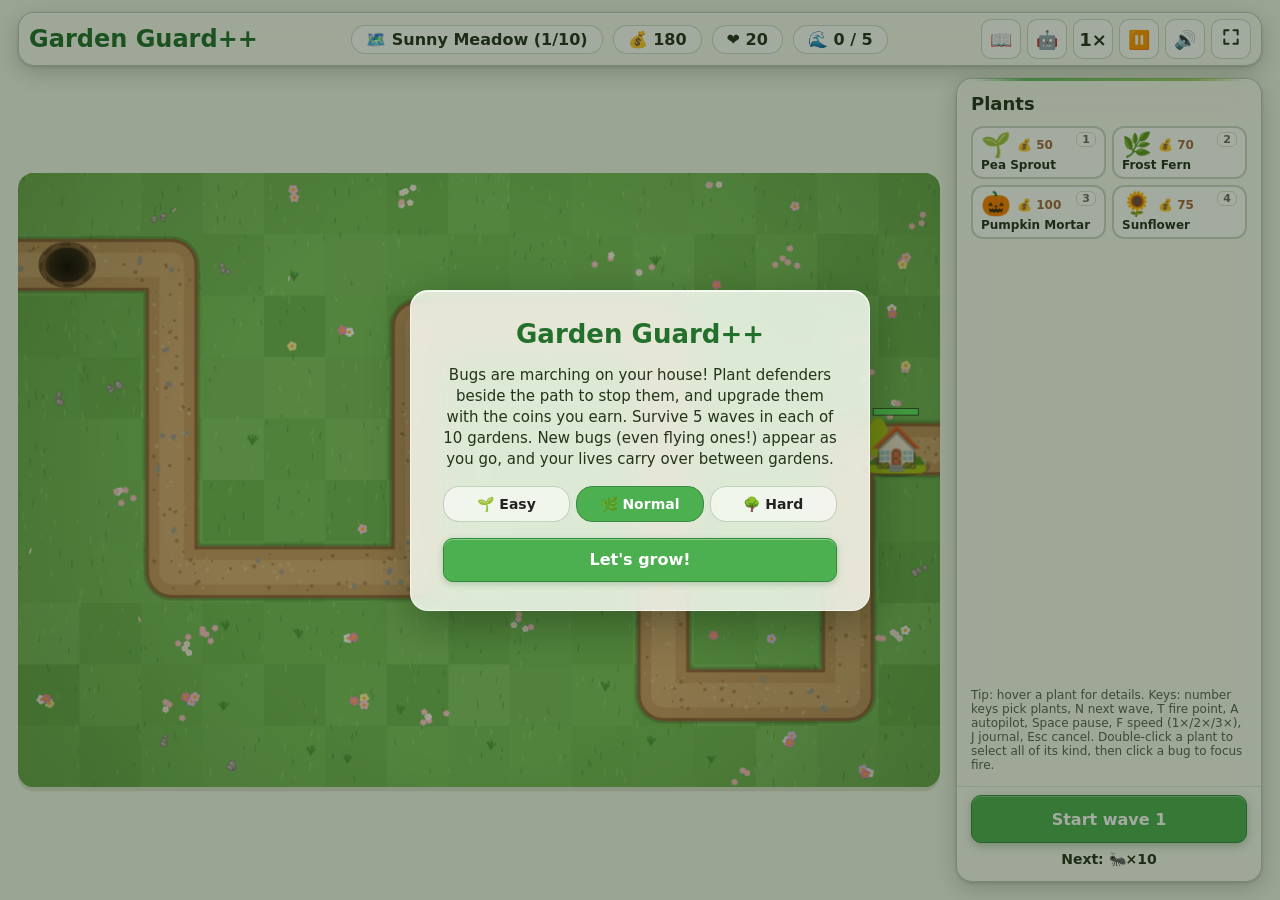
<file: web/index.html>
<!doctype html>
<html lang="en">
<head>
<meta charset="utf-8">
<meta name="viewport" content="width=device-width, initial-scale=1, maximum-scale=1, user-scalable=no, viewport-fit=cover">
<title>Garden Guard++</title>
<meta name="theme-color" content="#eef6e4">
<!-- iPhone: "Share > Add to Home Screen" opens it full screen, like an app -->
<meta name="apple-mobile-web-app-capable" content="yes">
<meta name="mobile-web-app-capable" content="yes">
<meta name="apple-mobile-web-app-status-bar-style" content="black-translucent">
<meta name="apple-mobile-web-app-title" content="Garden Guard">
<link rel="manifest" href="manifest.json">
<link rel="apple-touch-icon" href="icon-180.png">
<link rel="icon" href="icon-192.png">
<link rel="stylesheet" href="css/style.css">
<link rel="stylesheet" href="css/phone.css">
<link rel="stylesheet" href="css/portrait.css">
<link rel="stylesheet" href="css/immersive.css">
</head>
<body>
<!-- Immersive: the garden canvas fills the whole screen behind the panels. #boardWrap (below)
     is an empty placeholder that says where the board itself should fit (View.setSafeRect). -->
<canvas id="board"></canvas>
<div id="app">
  <header id="header">
    <div id="title">Garden Guard++</div>
    <div class="stats">
      <span class="stat" id="statMap" title="Campaign map"></span>
      <span class="stat" id="statCoins"></span>
      <span class="stat" id="statLives"></span>
      <span class="stat" id="statWave"></span>
    </div>
    <div class="icons">
      <button class="iconBtn" id="btnJournal" title="Garden Journal (J)">📖</button>
      <button class="iconBtn" id="btnAuto" title="Autopilot: the AI plays the whole campaign at 2× (A)">🤖</button>
      <button class="iconBtn" id="btnSpeed" title="Fast forward (F)">1×</button>
      <button class="iconBtn" id="btnPause" title="Pause (Space)">⏸</button>
      <button class="iconBtn" id="btnSound" title="Sound and music settings (M turns music on or off)" aria-haspopup="dialog" aria-expanded="false">🔊</button>
      <button class="iconBtn" id="btnFull" title="Full screen">⛶</button>
    </div>
  </header>

  <main id="play">
    <div id="boardWrap">
      <div id="toast" class="hidden"></div>
      <div id="pausedBanner" class="hidden">Paused</div>
      <button id="btnZoomReset" class="iconBtn hidden" title="Zoom out to the whole garden">🔍</button>
    </div>

    <aside id="side">
      <button id="sideToggle" class="iconBtn" title="Hide or show the panel">▸</button>
      <div id="sideBody">
        <div id="sideTitle">Plants</div>
        <div id="shop"></div>
        <div id="shopInfo" class="hidden"></div>

        <div id="towerPanel" class="hidden">
          <div class="tpHead">
            <span id="tpIcon"></span><span id="tpName"></span>
            <button class="iconBtn small" id="tpClose" title="Close (Esc)">✕</button>
          </div>
          <div id="tpLevel"></div>
          <table id="tpStats"></table>
          <div class="tpActions">
            <button id="tpUpgrade" class="primary">Upgrade</button>
            <button id="tpSell" class="danger">Sell</button>
          </div>
          <button id="tpAim" title="Ambush: pick a spot in range. The plant waits for bugs near there instead of shooting the first bug it sees, and hits 30% harder.">🎯 Set fire point (T)</button>
          <button id="tpCancelFocus" class="hidden">✕ Cancel focus</button>
        </div>

        <div class="spacer"></div>
        <div id="hint">Tip: hover a plant for details. Keys: number keys pick plants, N next wave, T fire point,
          A autopilot, Space pause, F speed (1×/2×/3×), J journal, Esc cancel. Double-click a plant to select
          all of its kind, then click a bug to focus fire.</div>
        <div id="touchHint">Tap a plant, then tap the garden to plant it. Double-tap a plant to select all
          of its kind, then tap a bug to focus fire. Pinch to zoom, drag to pan, long-press for info.</div>
      </div>
      <!-- Always visible (outside the scrolling part), so the wave button never scrolls away on phones -->
      <div id="sideFoot">
        <button id="startWave" class="primary big">Start wave 1</button>
        <div id="nextWave"></div>
      </div>
    </aside>
  </main>

  <!-- Overlays (cards) -->
  <div class="overlay hidden" id="ovIntro"><div class="card">
    <div class="cardTitle">Garden Guard++</div>
    <div class="cardText" id="introText"></div>
    <div id="difficultyHost"></div>
    <button class="primary big hidden" id="btnResume"></button>
    <button class="primary big" id="btnStart">Let's grow!</button>
    <button class="big hidden" id="btnContinue"></button>
    <button class="big hidden" id="btnChoose">🗺️ Choose map</button>
    <button class="big hidden" id="btnInstall">📲 Install as an app</button>
  </div></div>

  <div class="overlay hidden" id="ovMapSelect"><div class="card">
    <div class="cardTitle">Choose a garden</div>
    <div class="cardText">Start a fresh run with full lives at any garden you've reached.</div>
    <div id="mapList"></div>
    <button class="big" id="btnMapBack">Back</button>
  </div></div>

  <div class="overlay hidden" id="ovNext"><div class="card">
    <div class="cardTitle" id="nextTitle"></div>
    <div class="cardText" id="nextText"></div>
    <button class="primary big" id="btnNext"></button>
  </div></div>

  <div class="overlay hidden" id="ovBugs"><div class="card">
    <div class="cardTitle" id="bugsTitle"></div>
    <div class="cardText left" id="bugsText"></div>
    <button class="primary big" id="btnBugs">Got it, bring them on!</button>
  </div></div>

  <div class="overlay hidden" id="ovEnd"><div class="card">
    <div class="cardTitle" id="endTitle"></div>
    <div class="cardText" id="endText"></div>
    <button class="primary big" id="btnAgain">Play again</button>
  </div></div>

  <div class="overlay hidden" id="ovJournal"><div class="card wide">
    <div id="journalHost"></div>
    <button class="primary big" id="btnJournalClose">Close</button>
  </div></div>

  <div id="rotate"><div>📱↻</div><p>Turn your phone sideways to play</p></div>

  <div id="soundPanel" class="popover hidden" role="dialog" aria-label="Sound settings">
    <label class="prow"><input type="checkbox" id="chkMusic"> <span>Music</span></label>
    <label class="prow vol"><span>Music volume</span> <input type="range" id="rngMusic" min="0" max="100" step="5" aria-label="Music volume"></label>
    <label class="prow"><input type="checkbox" id="chkSfx"> <span>Sound effects</span></label>
  </div>
</div>

<script src="js/data.js"></script>
<script src="js/game.js"></script>
<script src="js/audio.js"></script>
<script src="js/music.js"></script>
<script src="js/view.js"></script>
<script src="js/renderer.js"></script>
<script src="js/autopilot.js"></script>
<script src="js/journal.js"></script>
<script src="js/difficulty.js"></script>
<script src="js/focusfire.js"></script>
<script src="js/ui.js"></script>
<script src="js/input.js"></script>
<script src="js/scenes.js"></script>
<script src="js/main.js"></script>
</body>
</html>
</file>
<file: web/css/style.css>
/* Garden Guard++ web. Colors match the Qt version's style sheet. */
:root {
  --bg: #eef6e4; --ink: #24331c; --green: #2f8a3a; --green2: #4caf50; --line: #d6e3c6;
  --soft: #f4f8ec; --muted: #64735a; --red: #e0533d; --gold: #ffc93c; --brown: #a0683c;
  --side-w: 306px;
}
* { box-sizing: border-box; -webkit-tap-highlight-color: transparent; }
html, body { margin: 0; height: 100%; background: var(--bg); color: var(--ink);
  font-family: system-ui, -apple-system, "Segoe UI", Roboto, "Noto Color Emoji", sans-serif;
  overscroll-behavior: none; }
body { overflow: hidden; touch-action: manipulation; -webkit-user-select: none; user-select: none; -webkit-touch-callout: none; }
.hidden { display: none !important; }

#app { position: fixed; inset: 0; display: flex; flex-direction: column; z-index: 1; pointer-events: none;
  padding: 12px 18px 18px; gap: 12px;
  padding-left: max(18px, env(safe-area-inset-left)); padding-right: max(18px, env(safe-area-inset-right)); }

/* Taps on empty parts of the layout fall through to the garden canvas; real controls take them. */
#header button, .stat, #side, #boardWrap > button, .overlay, #rotate { pointer-events: auto; }

/* Header */
#header { display: flex; align-items: center; gap: 10px; flex: none; }
#title { font-size: 24px; font-weight: 800; color: var(--green); white-space: nowrap; }
.stats { flex: 1; display: flex; justify-content: center; gap: 10px; flex-wrap: nowrap; min-width: 0; }
.stat { background: #fff; border: 1px solid var(--line); border-radius: 14px; padding: 4px 14px;
  font-size: 16px; font-weight: 700; white-space: nowrap; transition: background .15s, border-color .15s; }
.stat.low { color: var(--red); border-color: var(--red); }
.stat.bump { background: #fff3c4; border-color: var(--gold); }
.icons { display: flex; gap: 6px; flex: none; }

button { font: inherit; background: #fff; color: var(--ink); border: 1px solid var(--line);
  border-radius: 10px; padding: 6px 12px; font-weight: 600; cursor: pointer; touch-action: manipulation; }
button:hover:not(:disabled) { background: var(--soft); }
button:active:not(:disabled) { background: #e6efda; }
button:disabled { color: #a3ad99; background: #f3f6ee; cursor: default; }
button.primary { background: var(--green2); color: #fff; border-color: var(--green); }
button.primary:hover:not(:disabled) { background: #43a047; }
button.primary:disabled { background: #b5d8b6; color: #f4f8ec; border-color: #a3cba5; }
button.danger { background: var(--red); color: #fff; border-color: #b83a27; }
button.danger:hover:not(:disabled) { background: #cf4732; }
button.danger:disabled { background: #efb3a9; color: #fbeeeb; }
button.big { font-size: 16px; font-weight: 700; min-height: 44px; }
.iconBtn { font-size: 18px; width: 40px; height: 40px; padding: 0; flex: none; }
.iconBtn.small { width: 32px; height: 32px; font-size: 15px; }
.iconBtn.on { background: #fff3c4; border-color: var(--gold); }

/* Sound settings popover (music on/off and volume, sound effects on/off) */
.popover { position: fixed; z-index: 40; width: 230px; max-width: calc(100vw - 16px); background: #fff; border: 1px solid var(--line);
  border-radius: 14px; padding: 10px 14px; box-shadow: 0 8px 24px rgba(20, 32, 14, .22); }
.popover .prow { display: flex; align-items: center; gap: 10px; min-height: 40px; font-weight: 600; cursor: pointer; }
.popover .prow.vol { flex-direction: column; align-items: stretch; gap: 2px; min-height: 0; padding: 2px 0 6px; font-size: 13px; color: var(--muted); }
.popover input[type=checkbox] { width: 20px; height: 20px; accent-color: var(--green2); flex: none; }
.popover input[type=range] { width: 100%; height: 28px; accent-color: var(--green2); }

/* Board */
#play { flex: 1; display: flex; gap: 16px; min-height: 0; }
#boardWrap { flex: 1; position: relative; min-width: 0; min-height: 0; }
/* Immersive: the garden canvas fills the whole screen behind everything; #boardWrap is an empty
   placeholder that tells View where the board itself fits (main.js -> View.setSafeRect). */
#board { position: fixed; inset: 0; width: 100%; height: 100%; touch-action: none; display: block; z-index: 0; }
#board.cross { cursor: crosshair; }
#toast { position: absolute; top: 16px; left: 50%; transform: translateX(-50%); pointer-events: none;
  background: rgba(36, 51, 28, .9); color: #fff; font-weight: 700; font-size: 15px;
  padding: 9px 18px; border-radius: 999px; max-width: 92%; text-align: center; z-index: 2; }
#toast.error { background: var(--red); }
#pausedBanner { position: absolute; top: 50%; left: 50%; transform: translate(-50%, -50%); pointer-events: none;
  background: rgba(20, 32, 14, .75); color: #fff; font-weight: 800; font-size: 30px;
  padding: 12px 28px; border-radius: 14px; z-index: 2; }
#btnZoomReset { position: absolute; right: 10px; bottom: 14px; z-index: 2; opacity: .92; }

/* Side panel */
#side { width: var(--side-w); flex: none; background: #fff; border: 1px solid var(--line); border-radius: 16px;
  position: relative; display: flex; flex-direction: column; min-height: 0; }
#sideFoot { flex: none; display: flex; flex-direction: column; gap: 8px; padding: 0 14px 14px; }
#sideToggle { display: none; }
#sideBody { flex: 1; display: flex; flex-direction: column; gap: 12px; padding: 14px; overflow-y: auto; min-height: 0; }
#sideTitle { font-size: 18px; font-weight: 800; }
#shop { display: grid; grid-template-columns: 1fr 1fr; gap: 6px; }
.shopItem { position: relative; background: var(--soft); border: 2px solid var(--line); border-radius: 12px;
  padding: 4px 8px 5px; display: grid; grid-template-columns: auto 1fr auto; column-gap: 6px;
  align-items: center; text-align: left; min-height: 52px; }
.shopItem:hover:not(:disabled) { border-color: var(--green2); background: var(--soft); }
.shopItem.checked { background: rgba(76, 175, 80, .18); border-color: var(--green); }
.shopItem:disabled { background: #f6f7f3; border-color: #e3e8dc; }
.shopItem.fresh { border-color: #f2b705; background: #fff8dc; }
.shopItem.fresh.checked { background: rgba(242, 183, 5, .25); }
.shopIcon { font-size: 24px; line-height: 1.1; }
.shopCost { font-weight: 700; font-size: 12px; color: var(--brown); white-space: nowrap; }
.shopItem:disabled .shopCost { color: #d9480f; }
.shopKey { background: #fff; border: 1px solid var(--line); border-radius: 6px; font-size: 11px;
  font-weight: 700; color: var(--muted); padding: 0 5px; align-self: start; }
.shopName { grid-column: 1 / 4; font-weight: 700; font-size: 12px; white-space: nowrap; overflow: hidden; text-overflow: ellipsis; }
.shopItem:disabled .shopName { color: #a3ad99; }
.shopNew { position: absolute; left: 2px; top: -1px; background: #f2b705; color: #fff; border-radius: 6px;
  font-size: 9px; font-weight: 800; padding: 0 3px; }
#shopInfo { background: var(--soft); border: 1px solid var(--line); border-radius: 10px; padding: 8px 10px;
  font-size: 12px; color: var(--ink); line-height: 1.35; }
#shopInfo i { color: var(--muted); }

#towerPanel { background: var(--soft); border: 1px solid var(--line); border-radius: 12px; padding: 10px 12px 12px;
  display: flex; flex-direction: column; gap: 6px; }
.tpHead { display: flex; align-items: center; gap: 8px; }
#tpIcon { font-size: 26px; }
#tpName { font-size: 16px; font-weight: 800; flex: 1; }
#tpLevel { color: var(--muted); font-size: 14px; }
#tpStats { width: 100%; border-collapse: collapse; font-size: 14px; }
#tpStats td { padding: 1px 0; }
#tpStats td:last-child { text-align: right; font-weight: 700; }
.tpActions { display: flex; gap: 6px; }
#tpUpgrade { flex: 3; } #tpSell { flex: 2; }
.spacer { flex: 1; }
#startWave { min-height: 48px; }
#nextWave { font-size: 14px; font-weight: 600; text-align: center; white-space: pre-line; }
#hint, #touchHint { color: var(--muted); font-size: 12px; }
#touchHint { display: none; }

/* Overlays */
.overlay { position: fixed; inset: 0; background: rgba(20, 32, 14, .55); display: flex; align-items: center;
  justify-content: center; z-index: 10; padding: 12px; }
.card { background: #fff; border-radius: 18px; width: 460px; max-width: 100%; max-height: 100%; overflow-y: auto;
  padding: 28px 32px; display: flex; flex-direction: column; gap: 16px; }
.card.wide { width: 640px; }
.cardTitle { font-size: 26px; font-weight: 800; color: var(--green); text-align: center; white-space: pre-line; }
.cardText { font-size: 15px; text-align: center; white-space: pre-line; line-height: 1.4; }
.cardText.left { text-align: left; white-space: normal; }
#journalHost { height: 60vh; min-height: 200px; position: relative; overflow: hidden; }
#mapList { display: grid; grid-template-columns: 1fr auto auto; gap: 6px 10px; align-items: center; }
#mapList .mName { font-size: 14px; font-weight: 600; }
#mapList .mStars { font-size: 15px; color: #9a9a9a; }
#mapList .mStars.got { color: #f2b705; }
#mapList button { min-width: 70px; }

#rotate { display: none; position: fixed; inset: 0; z-index: 100; background: var(--bg); color: var(--green);
  flex-direction: column; align-items: center; justify-content: center; text-align: center; font-weight: 800; }
#rotate div { font-size: 64px; }
#rotate p { font-size: 20px; padding: 0 28px; }

/* Touch devices: show touch hints instead of keyboard hints */
@media (hover: none) and (pointer: coarse) {
  #hint { display: none; }
  #touchHint { display: block; }
  .shopKey { display: none; }
}
/* Phones held upright: ask to rotate (tablets, 600px+ wide, can play upright) */
@media (hover: none) and (pointer: coarse) and (orientation: portrait) and (max-width: 600px) {
  #rotate { display: flex; }
}

/* Short screens (phones in landscape): compact everything */
@media (max-height: 560px) {
  :root { --side-w: 218px; }
  #app { padding: 4px 6px 6px; gap: 4px;
    padding-left: max(6px, env(safe-area-inset-left)); padding-right: max(6px, env(safe-area-inset-right)); }
  #title { display: none; }
  .stats { gap: 4px; justify-content: flex-start; }
  .stat { font-size: 12px; padding: 2px 7px; border-radius: 10px; }
  #statMap .long { display: none; }
  .icons { gap: 3px; }
  .iconBtn { width: 32px; height: 32px; font-size: 15px; border-radius: 8px; }
  #play { gap: 6px; }
  #side { border-radius: 12px; }
  #sideToggle { display: block; position: absolute; left: -14px; top: 50%; transform: translateY(-50%);
    width: 22px; height: 44px; font-size: 13px; z-index: 3; border-radius: 8px; padding: 0; }
  #sideBody { padding: 6px; gap: 6px; }
  #sideTitle, #hint, #touchHint { display: none; }
  #shop { grid-template-columns: 1fr 1fr 1fr; gap: 3px; }
  .shopItem { min-height: 0; padding: 2px 3px; grid-template-columns: 1fr; text-align: center; border-radius: 9px; }
  .shopIcon { font-size: 19px; }
  .shopCost { font-size: 10px; }
  .shopName, .shopKey { display: none; }
  .shopNew { font-size: 8px; }
  #shopInfo { font-size: 11px; padding: 5px 7px; }
  #towerPanel { padding: 5px 7px; gap: 3px; border-radius: 9px; }
  #tpIcon { font-size: 20px; } #tpName { font-size: 13px; } #tpLevel { font-size: 11px; }
  #tpStats { font-size: 11px; }
  #towerPanel button { font-size: 12px; padding: 4px 6px; }
  #startWave { min-height: 38px; font-size: 14px; }
  #nextWave { font-size: 11px; }
  #toast { top: 6px; font-size: 12px; padding: 5px 12px; }
  #pausedBanner { font-size: 22px; padding: 8px 20px; }
  .card { padding: 14px 18px; gap: 9px; border-radius: 14px; width: 520px; }
  .card.wide { width: 720px; }
  .cardTitle { font-size: 20px; }
  .cardText { font-size: 13px; }
  .card button.big { min-height: 36px; font-size: 14px; }
  #side.collapsed { width: 0; border: none; }

  /* Wide phones: the board is limited by height, so give it the FULL height and move the header
     (stats + buttons) into the right-hand column above the side panel. */
  #app { --side-w: 252px; display: grid; grid-template-columns: minmax(0, 1fr) var(--side-w); grid-template-rows: auto minmax(0, 1fr);
    column-gap: 6px; row-gap: 4px; }
  #app #header .iconBtn { width: 38px; height: 32px; }
  #app #header .stat { font-size: 12px; padding: 2px 4px; }
  #play { display: contents; }
  #boardWrap { grid-column: 1; grid-row: 1 / 3; }
  #header { grid-column: 2; grid-row: 1; flex-wrap: wrap; gap: 3px; justify-content: space-between; }
  #side { grid-column: 2; grid-row: 2; }
  .stats { flex: 1 1 100%; display: grid; grid-template-columns: 1fr 1fr 1fr; gap: 3px; }
  .stat { text-align: center; overflow: hidden; text-overflow: ellipsis; }
  #statMap { grid-column: 1 / -1; }
  .icons { flex: 1 1 100%; justify-content: space-between; }
  #app.sideCollapsed { grid-template-columns: minmax(0, 1fr) 0; column-gap: 0; }
  #app.sideCollapsed #header { display: none; }
  #side.collapsed #sideBody, #side.collapsed #sideFoot { display: none; }
  #sideFoot { padding: 0 6px 6px; gap: 3px; }
}
</file>
<file: web/css/phone.css>
/* Garden Guard++ web: layout overrides (owner: Bill). Loaded after style.css.
   1) Laptops/tablets 561-900px tall: compact shop chips while a plant is selected.
   2) Phones in landscape (<= 560px tall): compact everything. */
/* Narrow-but-tall screens (iPad landscape 1024x768): the header's title, stats and icons overlapped. */
@media (min-height: 561px) and (max-width: 1180px) {
  #title { font-size: 19px; }
  .stats { gap: 6px; }
  .stat { font-size: 14px; padding: 3px 10px; }
  .icons { gap: 4px; }
}
@media (min-height: 561px) and (max-height: 900px) {
  /* While a plant is selected the shop cards drop their name line (icon + cost + key stay), so the tower
     panel's 🎯 and Cancel focus stay above the wave footer even with 11 plants (map 10). */
  #sideBody:has(#towerPanel:not(.hidden)) .shopItem { min-height: 0; padding: 2px 8px; }
  #sideBody:has(#towerPanel:not(.hidden)) .shopName { display: none; }
  #sideBody:has(#towerPanel:not(.hidden)) .shopIcon { font-size: 20px; }
  #sideBody:has(#towerPanel:not(.hidden)) .shopKey { align-self: center; }
  #sideBody:has(#towerPanel:not(.hidden)) #shop { gap: 4px; }
  #sideBody:has(#towerPanel:not(.hidden)) #shopInfo { display: none; }
  #sideBody:has(#towerPanel:not(.hidden)) :is(#hint, #touchHint) { display: none; }   /* was cut by the footer */
}

@media (max-height: 560px) {
  /* #5 Bigger touch targets in the header and on the side toggle. */
  .iconBtn { width: 36px; height: 36px; font-size: 16px; }
  #sideToggle { width: 34px; height: 56px; left: -22px; font-size: 15px; }

  /* #1 Tower panel: compact, so Upgrade/Sell, 🎯 and Cancel focus fit at 844x390 even with 11 plants. */
  /* While a plant is selected, the shop shrinks to one line per plant (icon + price), 3 per row. */
  #sideBody:has(#towerPanel:not(.hidden)) #shop { grid-template-columns: repeat(3, minmax(0, 1fr)); gap: 2px; }
  #sideBody:has(#towerPanel:not(.hidden)) .shopItem {
    display: flex; align-items: center; justify-content: center; gap: 1px; padding: 1px 1px; border-width: 1px; }
  #sideBody:has(#towerPanel:not(.hidden)) .shopIcon { font-size: 15px; }
  #sideBody:has(#towerPanel:not(.hidden)) .shopCost { font-size: 9px; letter-spacing: -.2px; }
  #sideBody:has(#towerPanel:not(.hidden)) .shopNew { display: none; }
  #sideBody:has(#towerPanel:not(.hidden)) #shopInfo { display: none; }

  #towerPanel { display: grid; grid-template-columns: 1fr 1fr; gap: 3px; padding: 4px 6px 5px; }
  #towerPanel > * { grid-column: 1 / -1; min-width: 0; }
  .tpHead { gap: 4px; }
  #tpIcon { font-size: 17px; }
  #tpName { font-size: 12px; line-height: 1.1; }
  #tpClose { width: 30px; height: 26px; font-size: 12px; }
  #sideBody:has(#towerPanel:not(.hidden)) { padding: 4px 5px; gap: 4px; }
  #sideBody:has(#towerPanel:not(.hidden)) .shopItem { padding: 0 1px; }
  #tpLevel { font-size: 10px; margin-top: -3px; white-space: nowrap; overflow: hidden; text-overflow: ellipsis; }
  /* Stats in two columns: "name value" pairs. */
  #tpStats, #tpStats tbody { display: grid; grid-template-columns: 1fr 1fr; column-gap: 6px; row-gap: 0; font-size: 10px; }
  #tpStats tbody { grid-column: 1 / -1; }
  #tpStats tr { display: flex; justify-content: space-between; gap: 3px; min-width: 0; line-height: 1.15; }
  #tpStats tr:last-child:nth-child(odd) { grid-column: 1 / -1; }   /* odd last stat gets the full width */
  #tpStats tr:nth-child(n+5) { display: none; }   /* phones: at most 4 stats (the journal has them all) */
  #tpStats td { padding: 0; }
  #tpStats td:first-child { color: var(--muted); white-space: nowrap; }
  #tpStats td:last-child { text-align: right; overflow: hidden; text-overflow: ellipsis; white-space: nowrap; }
  /* Finger-sized: 36px tall action buttons (Dale's E2E: 26px was hard to hit). */
  #towerPanel button { font-size: 12px; padding: 2px 4px; min-height: 36px; line-height: 1.1; }
  #towerPanel #tpClose { min-height: 0; }
  #tpAim, #tpCancelFocus { white-space: nowrap; overflow: hidden; text-overflow: ellipsis; }
  /* 🎯 and Cancel focus side by side when both show. */
  /* Two rules: a browser without :has() (Chrome < 105) would drop a combined rule entirely. */
  #tpCancelFocus { grid-column: auto; }
  #tpAim:has(+ #tpCancelFocus:not(.hidden)) { grid-column: auto; }

  /* #2 Map select: two maps per row (1|2, 3|4, ...), Back always visible at 844x390. */
  #ovMapSelect .card { width: 780px; gap: 7px; padding: 10px 14px 12px; }
  #ovMapSelect .cardText { font-size: 12px; }
  #mapList { grid-template-columns: 1fr auto auto 1fr auto auto; gap: 4px 8px; }
  #mapList .mName { font-size: 13px; white-space: nowrap; overflow: hidden; text-overflow: ellipsis; }
  #mapList .mStars { font-size: 12px; }
  #mapList button { min-width: 58px; min-height: 34px; padding: 2px 8px; font-size: 13px; }
  #mapList button:nth-of-type(odd) { margin-right: 10px; }

  /* Intro card: everything fits at 844x390 even with Resume, Continue, Choose map, Install and the
     difficulty picker all showing. Continue / Choose map / Install share one row (flex-wrap: the other
     children take a full row each). */
  #ovIntro .card { flex-direction: row; flex-wrap: wrap; align-content: flex-start; gap: 6px;
    padding: 10px 16px 12px; width: 600px; }
  #ovIntro .card > * { flex: 0 0 100%; min-width: 0; }
  #ovIntro .cardTitle { font-size: 18px; }
  #ovIntro #introText { font-size: 12px; line-height: 1.3; }
  #ovIntro .card button.big { min-height: 32px; font-size: 13px; padding: 4px 8px; }
  #ovIntro #btnContinue { flex: 2 1 0; }
  #ovIntro #btnChoose, #ovIntro #btnInstall { flex: 1 1 0; }
  #ovIntro #btnContinue, #ovIntro #btnChoose, #ovIntro #btnInstall { font-size: 12px; line-height: 1.15; }

  /* #3 Journal: use the height the removed title freed up. */
  #journalHost { height: calc(100vh - 96px); height: calc(100dvh - 96px); min-height: 160px; }
}

/* Small phones (iPhone SE 667x375 and similar): narrower side column so the board isn't width-limited,
   and a shorter plant panel (no level/"Focusing…" line, at most 4 stats). */
@media (max-height: 560px) and (max-width: 740px) {
  #app { --side-w: 212px; }
  #tpLevel { display: none; }
  #sideBody:has(#towerPanel:not(.hidden)) .shopIcon { font-size: 14px; }
  #app #header .iconBtn { width: 32px; font-size: 14px; }   /* 6 icons must fit the 212px column */
  #app #header .icons { gap: 2px; }
  #tpAim, #tpCancelFocus { font-size: 10px !important; letter-spacing: -.3px; padding: 2px 2px !important; }
}
</file>
<file: web/css/portrait.css>
/* Garden Guard++ web: tablets held upright (owner: Boomhauer). Loaded after phone.css.
   iPad portrait (768x1024, 820x1180, ...): the board on top, the panel below it at full width (max ~40%
   of the height). In the panel the shop is a wide grid with the plant panel / plant info beside it, and
   the wave footer is a row at the bottom, so it is always reachable. */
@media (orientation: portrait) and (min-width: 600px) {
  /* Header: title + icons on the first row, the four stats on a full-width second row. */
  #header { flex-wrap: wrap; row-gap: 8px; }
  #title { flex: 1; }
  .stats { order: 3; flex: 1 0 100%; justify-content: center; }

  /* Board on top, panel below. Every map is about 3:2 and the board is width-limited upright, so the
     board box takes exactly the map's shape (no empty band under the map) and the panel gets the rest. */
  #play { flex-direction: column; gap: 12px; }
  #boardWrap { flex: 0 1 auto; width: 100%; aspect-ratio: 3 / 2; max-height: 64%; min-height: 240px; }
  #side { width: auto; flex: 1 1 auto; min-height: 0; }
  #sideToggle { display: none !important; }
  #side.collapsed #sideBody { display: grid; }   /* no collapsing upright */

  /* Panel body: shop grid (left) | plant panel, plant info or hints (right). Scrolls if a long panel needs it. */
  #sideBody { display: grid; grid-template-columns: minmax(0, 1fr) minmax(230px, 34%);
    grid-auto-rows: min-content; align-content: start; column-gap: 14px; row-gap: 8px; padding: 12px 14px 8px; }
  #sideTitle { grid-column: 1; grid-row: 1; font-size: 16px; }
  #shop { grid-column: 1; grid-row: 2 / span 6; align-self: start;
    grid-template-columns: repeat(auto-fill, minmax(104px, 1fr)); gap: 6px; }
  /* Right column: the plant panel or the plant info (never both: placing and selecting exclude each other). */
  #shopInfo, #towerPanel { grid-column: 2; grid-row: 1 / span 7; }
  /* Hints under the shop. Works without :has() (Chrome < 105 drops any rule that uses it). */
  #hint, #touchHint { grid-column: 1; grid-row: 8; }
  .spacer { display: none; }
  /* Enhancement where :has() works: hints move into the empty right column. */
  #sideBody:not(:has(#towerPanel:not(.hidden), #shopInfo:not(.hidden))) :is(#hint, #touchHint) {
    grid-column: 2; grid-row: 1 / span 7; }
  #sideBody:has(#towerPanel:not(.hidden)) :is(#hint, #touchHint) { display: none; }

  /* Undo phone.css's "compact shop while a plant is selected" (the shop has room here). */
  #sideBody:has(#towerPanel:not(.hidden)) .shopItem { padding: 4px 8px 5px; }
  #sideBody:has(#towerPanel:not(.hidden)) .shopName { display: block; }
  #sideBody:has(#towerPanel:not(.hidden)) #shop { gap: 6px; }

  /* Plant panel: one stat per row (two columns truncated "2.6 tiles" in the 230 px column). */
  #towerPanel { padding: 8px 10px 10px; gap: 5px; }
  #tpStats { font-size: 13px; }
  #tpStats td:first-child { color: var(--muted); }
  #towerPanel button { min-height: 38px; }

  /* Bigger shop cards: the panel has the height, and fingers need the targets. */
  /* (Separate rules: a selector list containing :has() is dropped whole on Chrome < 105.) */
  .shopItem { min-height: 62px; }
  .shopIcon { font-size: 28px; }
  #sideBody:has(#towerPanel:not(.hidden)) .shopItem { min-height: 62px; }
  #sideBody:has(#towerPanel:not(.hidden)) .shopIcon { font-size: 28px; }
  .shopName { font-size: 13px; }

  /* Wave footer: the button and the next-wave preview side by side. */
  #sideFoot { flex-direction: row; align-items: center; gap: 14px; padding: 4px 14px 12px; }
  #startWave { flex: 0 0 auto; min-width: 210px; min-height: 46px; }
  #nextWave { flex: 1; text-align: left; font-size: 13px; }

  /* Cards: the journal can use the tall screen. */
  #journalHost { height: 70vh; }
}
</file>
<file: web/css/immersive.css>
/* Garden Guard++ web: immersive look, frosted-glass panels (owner: Bill). Loaded LAST.
   The garden canvas fills the screen behind everything (Hank's layout contract); the header, the side
   panel and the cards float on it as translucent, blurred "glass" with light garden touches.
   Contrast: the glass is always LIGHT (dark ink on it), so the text reads the same over grass, soil,
   autumn leaves, night and snow. Snow is the hard case for the EDGE of a light panel, so every panel
   also has a darker green hairline + soft shadow that separates it from white ground.
   No backdrop-filter (old browsers): the same panels, just more opaque (see @supports at the end). */
:root {
  --glass: rgba(248, 252, 242, .66);          /* panel fill (the blur does most of the work) */
  --glass-strong: rgba(250, 253, 246, .84);   /* cards, tooltips: text-heavy */
  --glass-chip: rgba(255, 255, 255, .58);     /* stat pills, shop cards, buttons on glass */
  --glass-edge: rgba(47, 90, 40, .30);        /* hairline: visible on snow and on dark grass */
  --glass-hi: rgba(255, 255, 255, .75);       /* top highlight (inner) */
  --glass-blur: blur(14px) saturate(1.35);
  --glass-shadow: 0 6px 22px rgba(20, 40, 12, .22), 0 1px 3px rgba(20, 40, 12, .18);
}

/* ---- Panels: header and side ---- */
#header, #side {
  background: var(--glass);
  -webkit-backdrop-filter: var(--glass-blur); backdrop-filter: var(--glass-blur);
  border: 1px solid var(--glass-edge);
  box-shadow: var(--glass-shadow), inset 0 1px 0 var(--glass-hi);
}
#header { border-radius: 16px; padding: 6px 10px; }
#side { border-radius: 16px; overflow: visible; }
/* Garden touch: a thin leafy band along the top edge of the side panel. */
#side::before { content: ""; position: absolute; left: 14px; right: 14px; top: -1px; height: 3px;
  border-radius: 0 0 3px 3px; pointer-events: none;
  background: linear-gradient(90deg, rgba(76,175,80,0), rgba(76,175,80,.85) 20%, rgba(139,195,74,.85) 80%, rgba(139,195,74,0)); }
#title { color: #22702c; text-shadow: 0 1px 0 rgba(255,255,255,.7); }

/* Stat pills: brighter chips on the glass. */
.stat { background: var(--glass-chip); border-color: rgba(47, 90, 40, .22); }
.stat.bump { background: rgba(255, 243, 196, .92); border-color: var(--gold); }
.stat.low { background: rgba(255, 236, 232, .9); }

/* Buttons on glass: translucent white, crisp edge; the coloured ones (primary/danger) stay solid. */
#header button, #side button:not(.primary):not(.danger), .card button:not(.primary):not(.danger):not([aria-pressed="true"]) {
  background: var(--glass-chip); border-color: rgba(47, 90, 40, .24); }
#header button:hover:not(:disabled), #side button:not(.primary):not(.danger):hover:not(:disabled),
.card button:not(.primary):not(.danger):not([aria-pressed="true"]):hover:not(:disabled) { background: rgba(255, 255, 255, .85); }
#header button:active:not(:disabled), #side button:not(.primary):not(.danger):active:not(:disabled),
.card button:not(.primary):not(.danger):not([aria-pressed="true"]):active:not(:disabled) { background: rgba(230, 239, 218, .95); }
#side button:not(.primary):not(.danger):disabled, .card button:not(.primary):not(.danger):not([aria-pressed="true"]):disabled {
  background: rgba(243, 246, 238, .45); color: #8f9a85; }
.iconBtn.on, #header button.iconBtn.on { background: rgba(255, 243, 196, .95); border-color: var(--gold); }
button.primary { box-shadow: 0 1px 0 rgba(255,255,255,.35) inset, 0 2px 6px rgba(30, 90, 35, .25); }
/* Disabled green buttons ("Wave 4…", "Max level"): white-on-pale-green was ~1.6:1 over snow. */
button.primary:disabled { background: rgba(196, 224, 192, .85); color: #4f7a4c; border-color: rgba(47, 138, 58, .35);
  box-shadow: none; }

/* ---- Shop cards ---- */
#side .shopItem { background: var(--glass-chip); border-color: rgba(47, 90, 40, .18); }
#side .shopItem:hover:not(:disabled) { background: rgba(255, 255, 255, .82); border-color: var(--green2); }
#side .shopItem.checked { background: rgba(200, 235, 190, .88); border-color: var(--green);
  box-shadow: 0 0 0 2px rgba(76, 175, 80, .25); }
#side .shopItem.fresh { background: rgba(255, 248, 220, .9); border-color: #f2b705; }
#side .shopItem.fresh.checked { background: rgba(255, 233, 160, .92); }
#side .shopItem:disabled { background: rgba(240, 243, 235, .38); border-color: rgba(47, 90, 40, .10); }
#side .shopItem:disabled .shopIcon { opacity: .55; filter: saturate(.6); }
#side .shopItem:disabled .shopName { color: #7f8a75; }   /* #a3ad99 was too faint on glass */
#side .shopItem:disabled .shopCost { color: #c0410c; }
.shopKey { background: rgba(255, 255, 255, .8); }

/* Plant info + plant panel: slightly more solid sub-panels (lots of small text). */
#shopInfo, #towerPanel { background: rgba(255, 255, 255, .55); border-color: rgba(47, 90, 40, .18); }
#tpLevel, #tpStats td:first-child, #shopInfo i, #hint, #touchHint { color: #55644b; }   /* darker muted */

/* Wave footer: a soft divider instead of a hard box. */
#sideFoot { border-top: 1px solid rgba(47, 90, 40, .12); padding-top: 8px; }
#startWave { box-shadow: 0 1px 0 rgba(255,255,255,.35) inset, 0 3px 10px rgba(30, 90, 35, .3); }
#nextWave { color: var(--ink); }

/* Side toggle (phones): a glass tab. */
#sideToggle { background: var(--glass-strong) !important; border-color: var(--glass-edge) !important;
  box-shadow: var(--glass-shadow); }

/* ---- Toast and paused banner: dark glass ---- */
#toast { background: rgba(28, 44, 20, .74); -webkit-backdrop-filter: blur(8px); backdrop-filter: blur(8px);
  box-shadow: 0 4px 14px rgba(0, 0, 0, .25); border: 1px solid rgba(255, 255, 255, .18); }
#toast.error { background: rgba(224, 83, 61, .9); }
#pausedBanner { background: rgba(20, 32, 14, .6); -webkit-backdrop-filter: blur(8px); backdrop-filter: blur(8px);
  border: 1px solid rgba(255, 255, 255, .2); box-shadow: 0 6px 24px rgba(0, 0, 0, .3); }
#btnZoomReset { opacity: 1; background: var(--glass-strong); border-color: var(--glass-edge); box-shadow: var(--glass-shadow); }

/* ---- Overlay cards ---- */
.overlay { background: rgba(20, 32, 14, .38); }
.card { background: var(--glass-strong);
  -webkit-backdrop-filter: blur(18px) saturate(1.3); backdrop-filter: blur(18px) saturate(1.3);
  border: 1px solid rgba(255, 255, 255, .6);
  box-shadow: 0 12px 40px rgba(10, 25, 5, .35), inset 0 1px 0 rgba(255, 255, 255, .8); }
.cardTitle { color: #22702c; }

/* ---- Phones (<= 560px tall): cheaper glass. The board redraws every frame, and a big blur radius
   over it costs on phone GPUs: smaller radius, a bit more fill so it still reads as glass. ---- */
@media (max-height: 560px) {
  :root { --glass: rgba(248, 252, 242, .74); --glass-blur: blur(8px) saturate(1.25); }
  /* Every px counts here (phone-fit: the plant panel + 🎯 + Cancel focus must fit above the footer). */
  #header { border-radius: 12px; padding: 1px 2px; }
  #side { border-radius: 12px; }
  #side::before { left: 10px; right: 10px; }
  #sideFoot { border-top: none; padding-top: 0; }
  .card { -webkit-backdrop-filter: blur(10px); backdrop-filter: blur(10px); }
}

/* ---- Tablets upright (portrait.css layout): the panel hugs its content (wave button right under the
   plant panel) instead of stretching to the bottom, so the garden shows below it. ---- */
@media (orientation: portrait) and (min-width: 600px) {
  #side { flex: 0 1 auto; }
  #sideBody { flex: 0 1 auto; }
}

/* ---- No backdrop-filter (Firefox < 103, old WebViews): same look, more opaque fills. ---- */
@supports not ((backdrop-filter: blur(1px)) or (-webkit-backdrop-filter: blur(1px))) {
  :root { --glass: rgba(246, 250, 240, .93); --glass-strong: rgba(250, 253, 246, .97);
    --glass-chip: rgba(255, 255, 255, .85); }
  #toast { background: rgba(28, 44, 20, .92); }
  #pausedBanner { background: rgba(20, 32, 14, .85); }
}
/* Users who ask for less transparency (macOS/iOS setting; Chrome 118+): near-solid panels. */
@media (prefers-reduced-transparency: reduce) {
  :root { --glass: rgba(246, 250, 240, .96); --glass-strong: #fbfdf7; --glass-chip: rgba(255, 255, 255, .92); }
}
</file>
